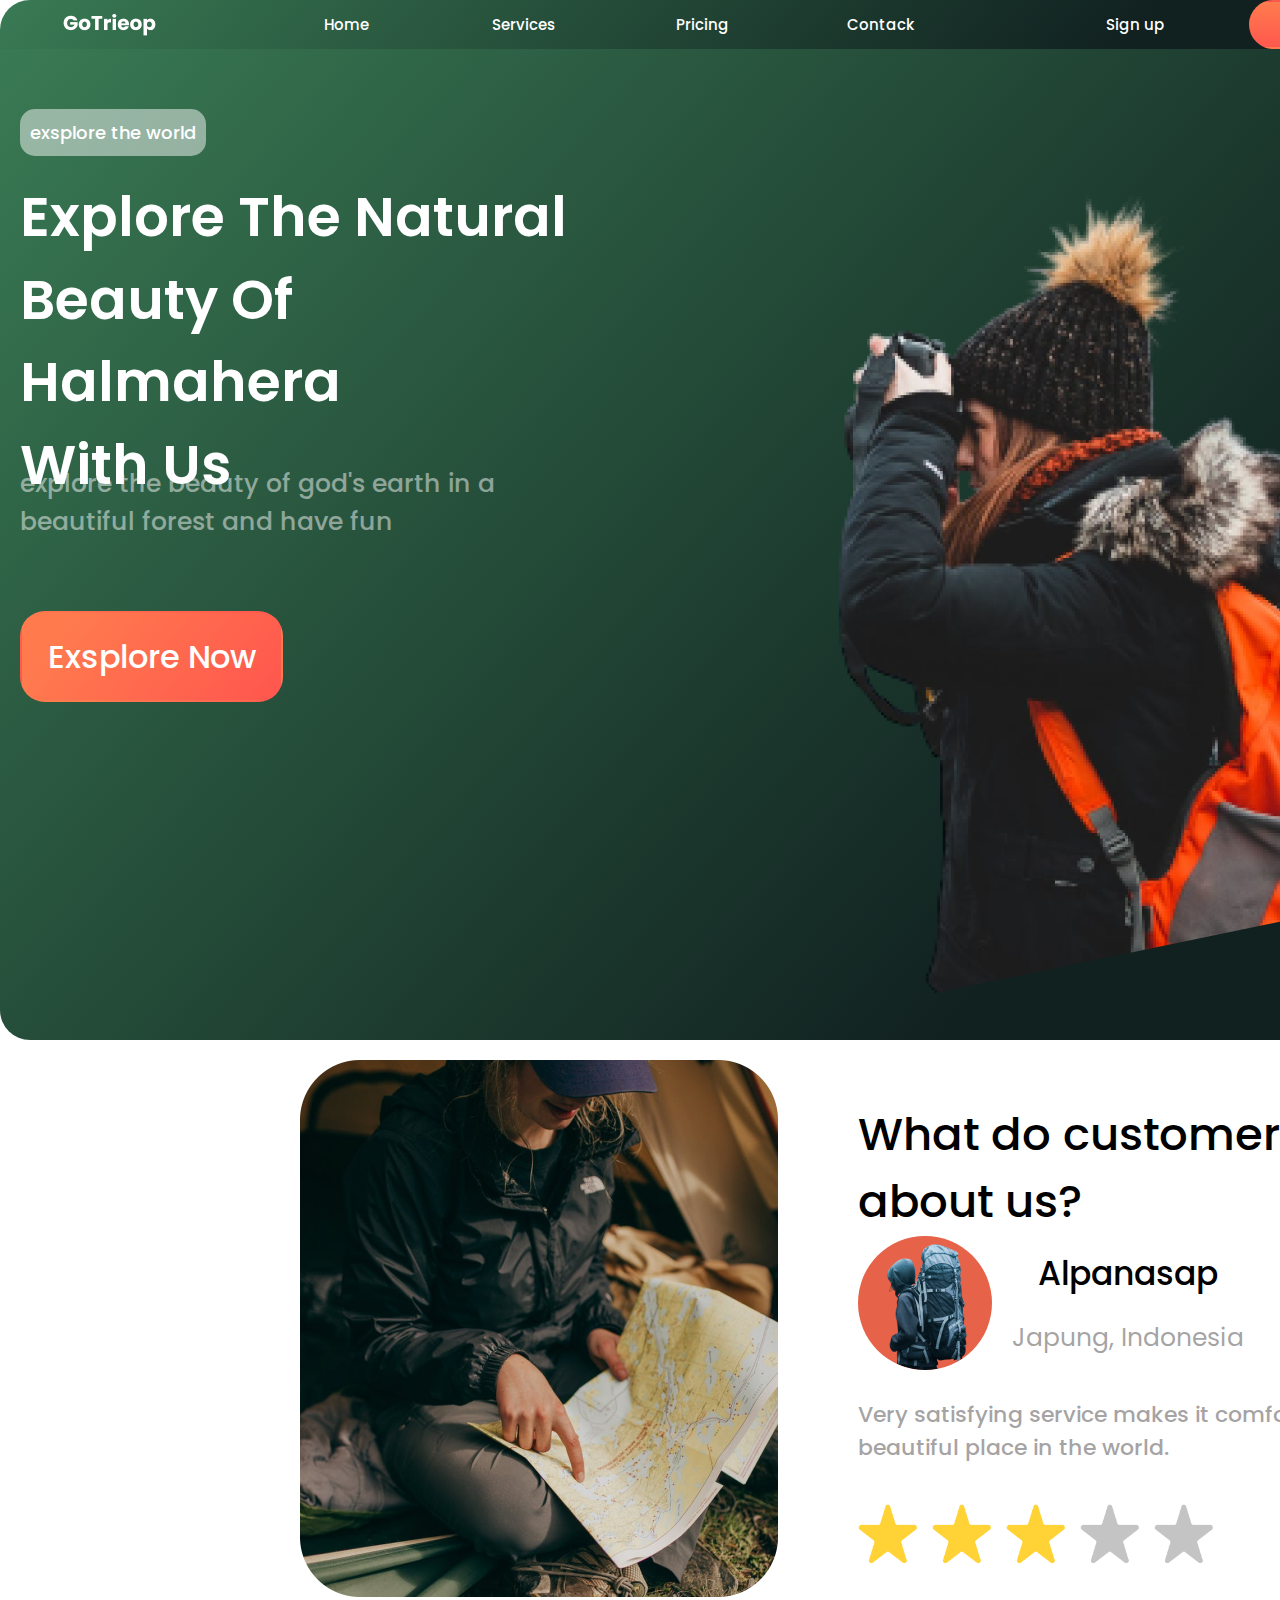
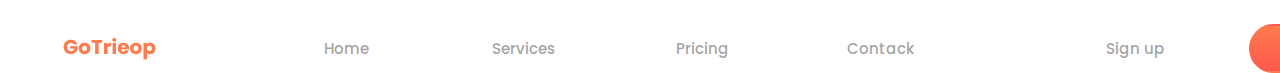
<file: lab1/index.html>
<!DOCTYPE html>
<html lang="en">
  <head>
    <meta charset="UTF-8" />
    <meta name="viewport" content="width=device-width, initial-scale=1.0" />
    <title>Ура! Мой первый сайт</title>
    <link href="./css/style.css" rel="stylesheet" />
    <link rel="preconnect" href="https://fonts.googleapis.com" />
    <link rel="preconnect" href="https://fonts.gstatic.com" crossorigin />
    <link
      href="https://fonts.googleapis.com/css2?family=Poppins:ital,wght@0,100;0,200;0,300;0,400;0,500;0,600;0,700;0,800;0,900;1,100;1,200;1,300;1,400;1,500;1,600;1,700;1,800;1,900&display=swap"
      rel="stylesheet"
    />
  </head>
  <body class="background_pic">
    <header>
      <div class="header poppins_medium">
        <div class="logo"><img src="./images/logo_header.png" alt="Logo"></div> <!-- Блок logo header -->
        <div class="header__navBar">
          <button class="header__navBar__item">Home</button> <!-- Элементы блока header__navBar -->
          <button class="header__navBar__item">Services</button>
          <button class="header__navBar__item">Pricing</button>
          <button class="header__navBar__item">Contack</button>
        </div>
        <div class="header__login">
          <button class="header__login__sign-up">Sign up</button> <!-- Элементы блока header__login -->
          <button class="header__login__button">Login</button>
        </div>
      </div>
    </header>

    <main>
      <div class="main poppins_medium">
        <div class="block-one">
          <div class="block-one__left">
            <div class="block-one__text1">exsplore the world</div> <!-- Элементы блока block-one__left -->
            <div class="block-one__text2">Explore The Natural<br>Beauty Of Halmahera<br>With Us</div>
            <div class="block-one__text3">explore the beauty of god's earth in a beautiful forest and have fun</div>
            <button class="block-one__button">Exsplore Now</button>
          </div>
          <div class="block-one__right">
            <img class="block-one__image" src="./images/Mask_Group.png" />
          </div>
        </div>
        <div class="block-two">
          <div class="block-two__left">
              <img class="image" src="./images/review.png" />
          </div>
          <div class="block-two__right">
              <div class="block-two__text1">What do customers say about us?</div>
              <div class="block-two__right_middle">
                <div class="block-two__right_middle_column_one">  <!-- Элементы блока block-two__right_middle -->
                  <img class="block-two__avatar" src="./images/avatar.png" />
                </div>
                <div class="block-two__right_middle_column_two">
                  <div class="block-two__text2">Alpanasap</div>
                  <div class="block-two__text3">Japung, Indonesia</div>
                </div>                  
              </div>
              <div class="block-two__text4">Very satisfying service makes it comfortable, a beautiful place in the world.</div>
              <div class="block-two__stars">
                  <img class="block-two__star-image" src="./images/Star 1.png" /> <!-- Элементы блока block-two__stars -->
                  <img class="block-two__star-image" src="./images/Star 1.png" />
                  <img class="block-two__star-image" src="./images/Star 1.png" />
                  <img class="block-two__star-image" src="./images/Star 2.png" />
                  <img class="block-two__star-image" src="./images/Star 2.png" />
              </div>
          </div>
        </div>
      </div>
    </main>
    
    <footer>
      <div class="footer">
        <div class="logo"><img src="./images/logo_footer.png" alt="Logo"></div> <!-- Блок logo footer -->
        <div class="footer__navBar">
          <button class="footer__navBar__item">Home</button> <!-- Элементы блока footer__navBar -->
          <button class="footer__navBar__item">Services</button>
          <button class="footer__navBar__item">Pricing</button>
          <button class="footer__navBar__item">Contack</button>
        </div>
        <div class="footer__login">
          <button class="footer__login__sign-up">Sign up</button> <!-- Элементы блока footer__login -->
          <button class="footer__login__button">Login</button>
        </div>
      </div>
    </footer>
  </body>
</html>
</file>
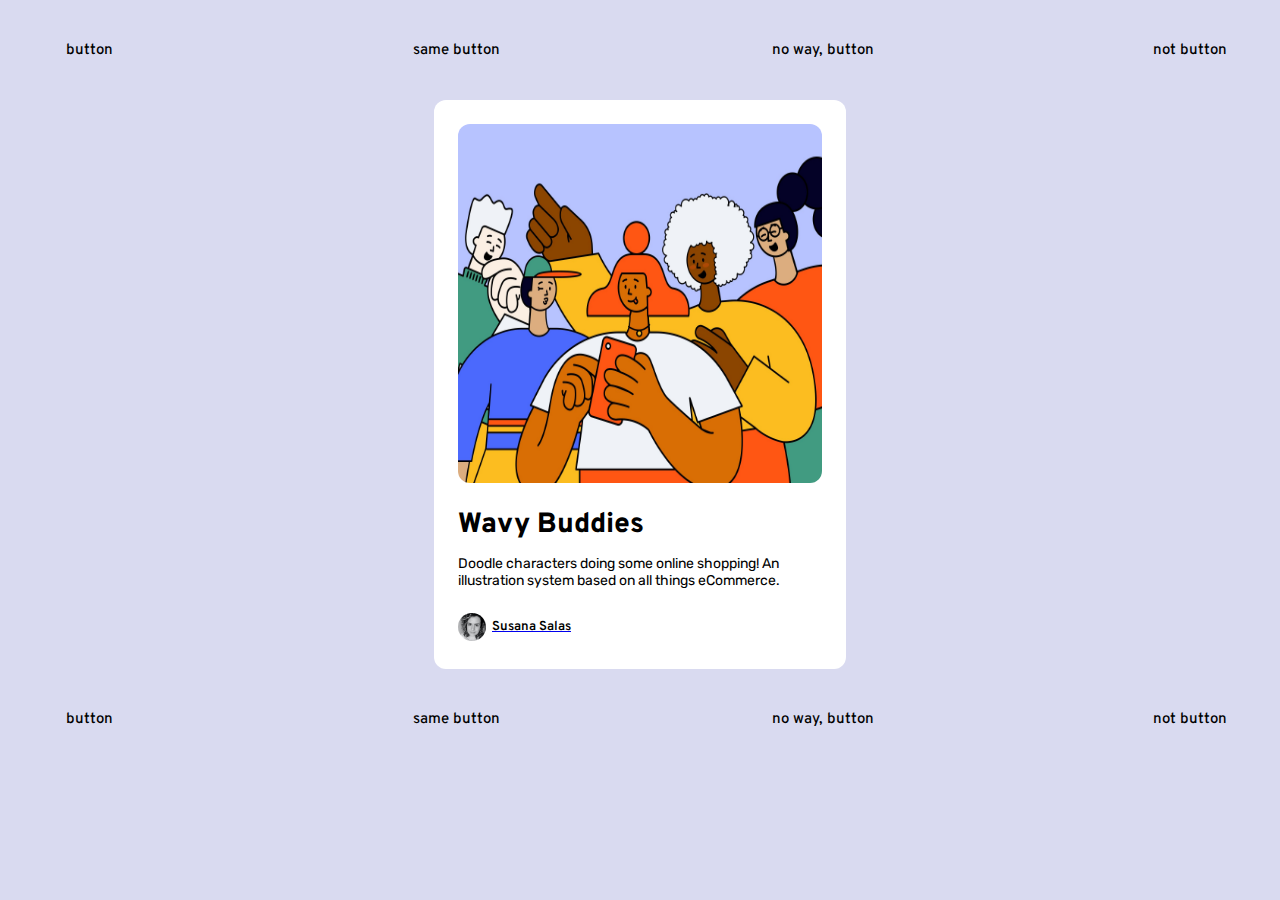
<file: lab4/index.html>
<!DOCTYPE html>
<html lang="en">
  <head>
    <meta charset="UTF-8" />
    <meta name="viewport" content="width=device-width, initial-scale=1.0" />
    <title>UtraCard for eCommerce</title>
    <link href="./css/style.css" rel="stylesheet" />
    <link rel="preconnect" href="https://fonts.googleapis.com" />
    <link rel="preconnect" href="https://fonts.gstatic.com" crossorigin />
    <link 
    href="https://fonts.googleapis.com/css2?family=Overpass:ital,wght@0,100..900;1,100..900&family=Poppins:ital,wght@0,100;0,200;0,300;0,400;0,500;0,600;0,700;0,800;0,900;1,100;1,200;1,300;1,400;1,500;1,600;1,700;1,800;1,900&family=Rubik:ital,wght@0,300..900;1,300..900&display=swap" 
    rel="stylesheet">
    <link rel="preconnect" href="https://fonts.googleapis.com">
    <link rel="preconnect" href="https://fonts.gstatic.com" crossorigin>
    <link 
    href="https://fonts.googleapis.com/css2?family=Overpass:ital,wght@0,100..900;1,100..900&family=Poppins:ital,wght@0,100;0,200;0,300;0,400;0,500;0,600;0,700;0,800;0,900;1,100;1,200;1,300;1,400;1,500;1,600;1,700;1,800;1,900&display=swap" 
    rel="stylesheet">
  </head>

  <body class="background">
    <header>
      <div class="header__navBar">
        <button class="header__navBar__item">button</button>
        <button class="header__navBar__item">same button</button>
        <button class="header__navBar__item">no way, button</button>
        <button class="header__navBar__item">not button</button>
      </div>
    </header>

    <main>
      <div class="card">
        <img class="card__image" src="./images/card_photo.jpg"/>
        <div class="card__title">Wavy Buddies</div>
        <div class="card__text">
          Doodle characters doing some online shopping! An illustration system based on all things eCommerce.
        </div>
        <div class="card__person">
          <img class="card__person__avatar" src="./images/avatar.png"/>
          <a class="card__person__link" href="https://blush.design/collections/0bopA8Y5vn29mdFBU2Br/wavy-buddies-illustrations">
            <div class="card__person__name">Susana Salas</div>
          </a>
        </div>
      </div>
    </main>
    
    <footer>
      <div class="footer__navBar">
        <button class="footer__navBar__item">button</button>
        <button class="footer__navBar__item">same button</button>
        <button class="footer__navBar__item">no way, button</button>
        <button class="footer__navBar__item">not button</button>
      </div>
    </footer>
  </body>
</html>
</file>
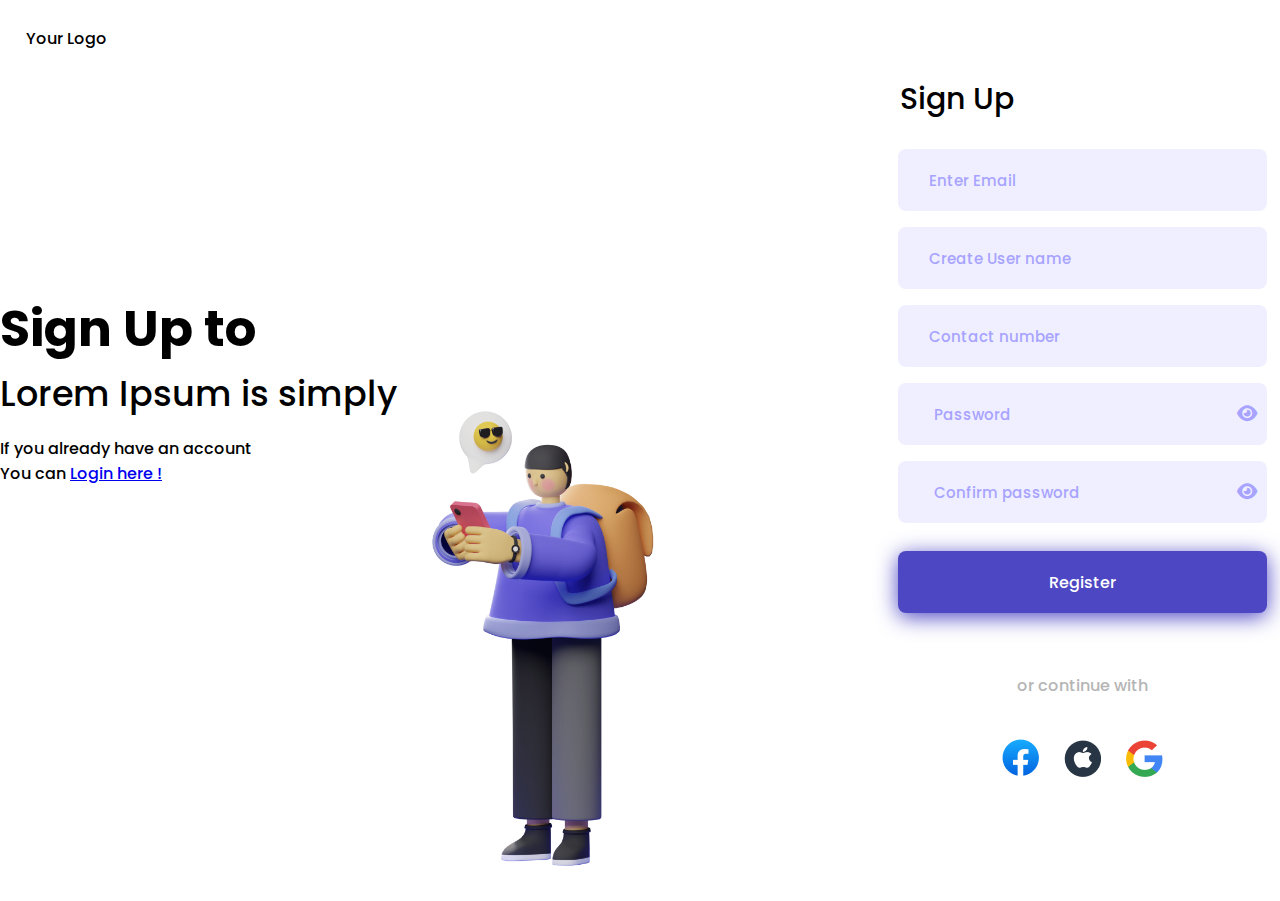
<file: lab5/index.html>
<!DOCTYPE html>
<html lang="en">
  <head>
    <meta charset="UTF-8" />
    <meta name="viewport" content="width=device-width, initial-scale=1.0" />
    <title>Var 1</title>
    <link href="./css/style.css" rel="stylesheet" />
    
    <link rel="preconnect" href="https://fonts.googleapis.com">
    <link rel="preconnect" href="https://fonts.gstatic.com" crossorigin>
    <link href="https://fonts.googleapis.com/css2?family=Poppins:ital,wght@0,100;0,200;0,300;0,400;0,500;0,600;0,700;0,800;0,900;1,100;1,200;1,300;1,400;1,500;1,600;1,700;1,800;1,900&display=swap" rel="stylesheet">
    <link rel="stylesheet" href="https://cdnjs.cloudflare.com/ajax/libs/font-awesome/6.0.0-beta3/css/all.min.css">  <!-- Коллекция векторных иконок -->
  </head>

  <div class="main">
    <body class="background">
      <header>
        <div class="header__navBar poppins_medium">
          <div class="header__navBar__logo">Your Logo</div>
        </div>
      </header>
      
      <main>
        <div class="main adaptive poppins_medium">
          <div class="entry_text-block">
            <div class="entry_text__text1">Sign Up to</div>
            <div class="entry_text__text2">Lorem Ipsum is simply</div>
            <p class="entry_text__text3">If you already have an account <br> You can <a href="https://google.com" title="Let's login!" target="_blank">Login here !</a></p>
            <img class="entry_text__image" src="./images/image.png" alt="image_entry_block"/>
          </div>
          <div class="sign_up_block">
            <div class="sign_up_block__text1">Sign Up</div>
            <input type="text" class="input_lines__cred" placeholder="Enter Email" required>
            <input type="text" class="input_lines__cred" placeholder="Create User name" required>
            <input type="tel"  class="input_lines__cred" placeholder="Contact number" required>
        
            <div class="sign_up_block__password-container">
              <input type="password" id="password" class="password-input" placeholder="Password" required> <!-- Поля обязательны для заполнения -->
              <button type="button" id="togglePassword" class="toggle-password">
                <i class="fas fa-eye"></i> <!-- Для отображения иконки из библиотеки -->
              </button>
            </div>

            <div class="sign_up_block__password-container">
              <input type="password" id="сonfirmpassword" class="password-input" placeholder="Confirm password" required>
              <button type="button" id="toggleconfirmPassword" class="toggle-password">
                <i class="fas fa-eye"></i>
              </button>
            </div>
            <script src="index.js"></script> <!-- Подключаем файл index.js -->

            <button class="register_button">Register</button>
            <div class="sign_up_block__text2">or continue with</div>
            <div class="social__block">
              <a href="https://www.facebook.com/"><img src="images/social/Facebook.png" alt="Facebook"></a>
              <a href="https://www.apple.com/"><img src="images/social/apple.png" alt="Apple"></a>
              <a href="https://www.google.com/"><img src="images/social/google.png" alt="Google"></a>
            </div>
          </div>
        </div>
      </main>
    </body>
  </div>
</html>
</file>
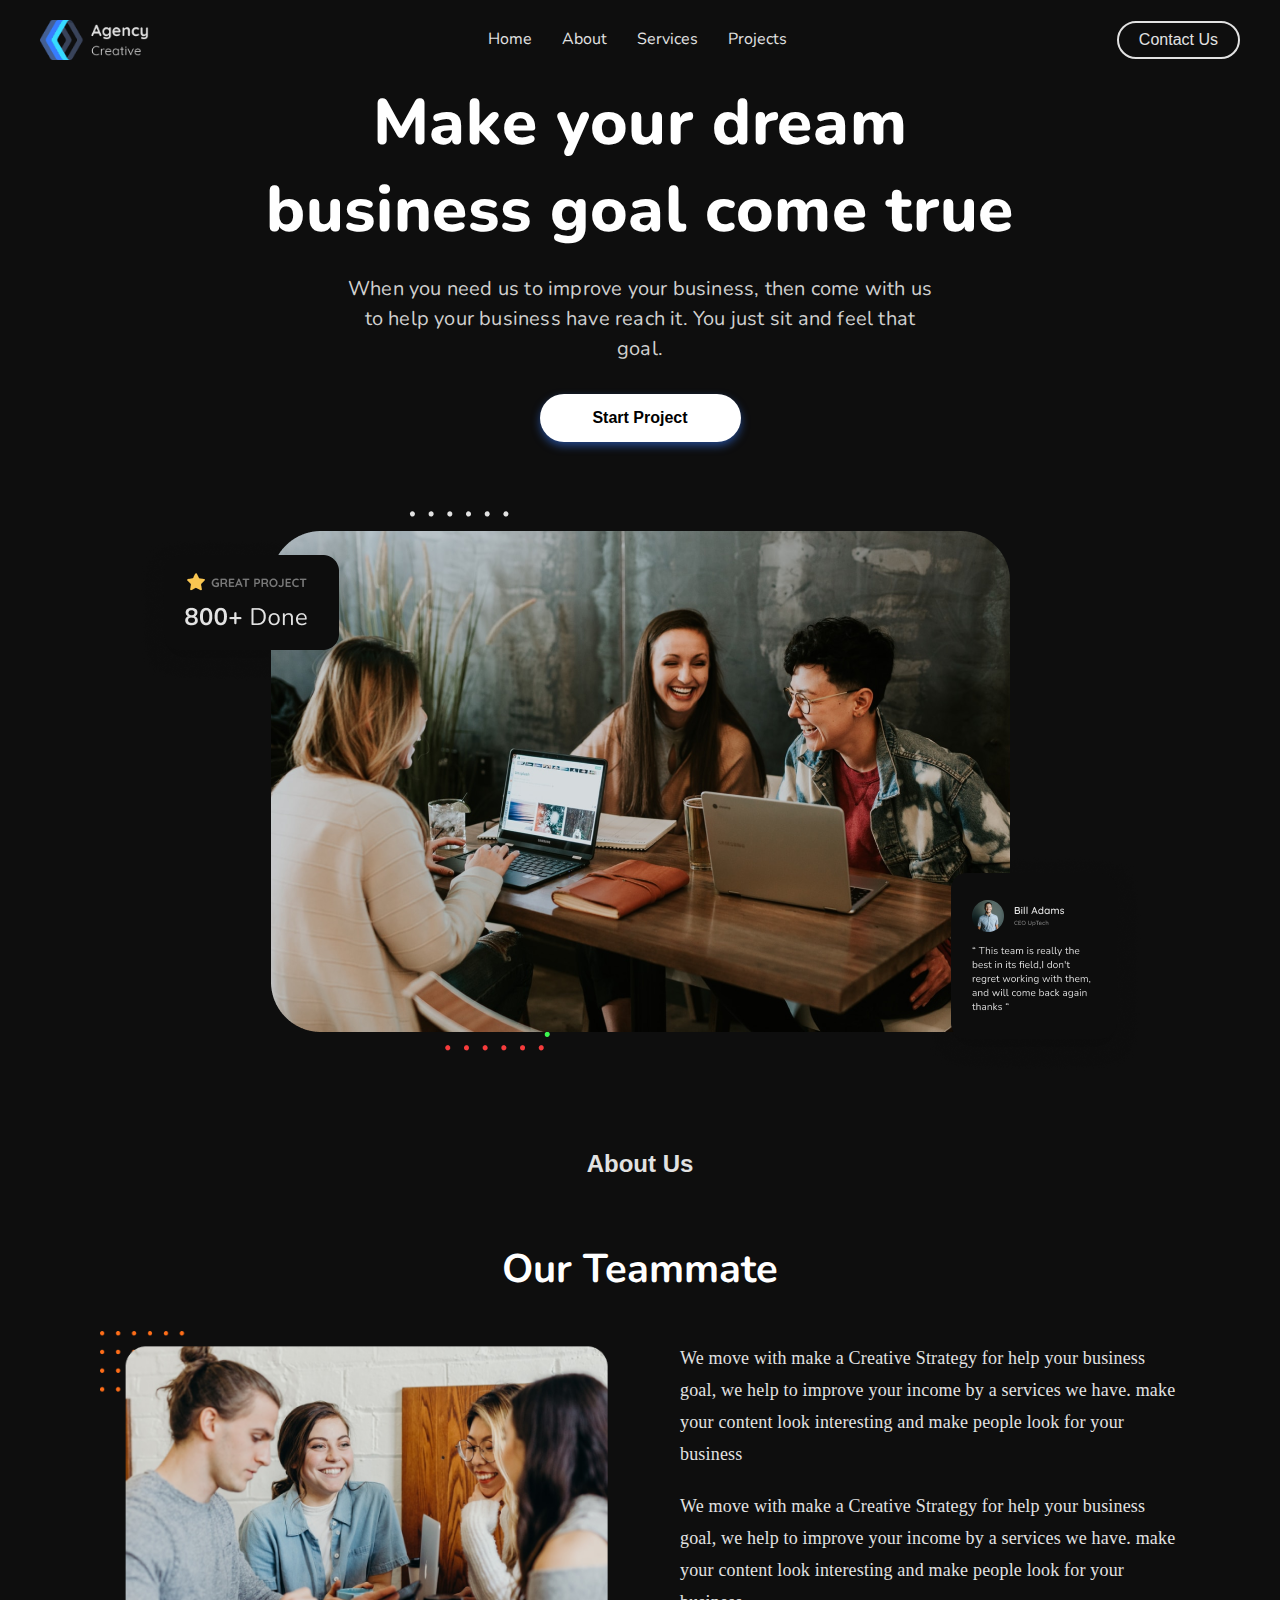
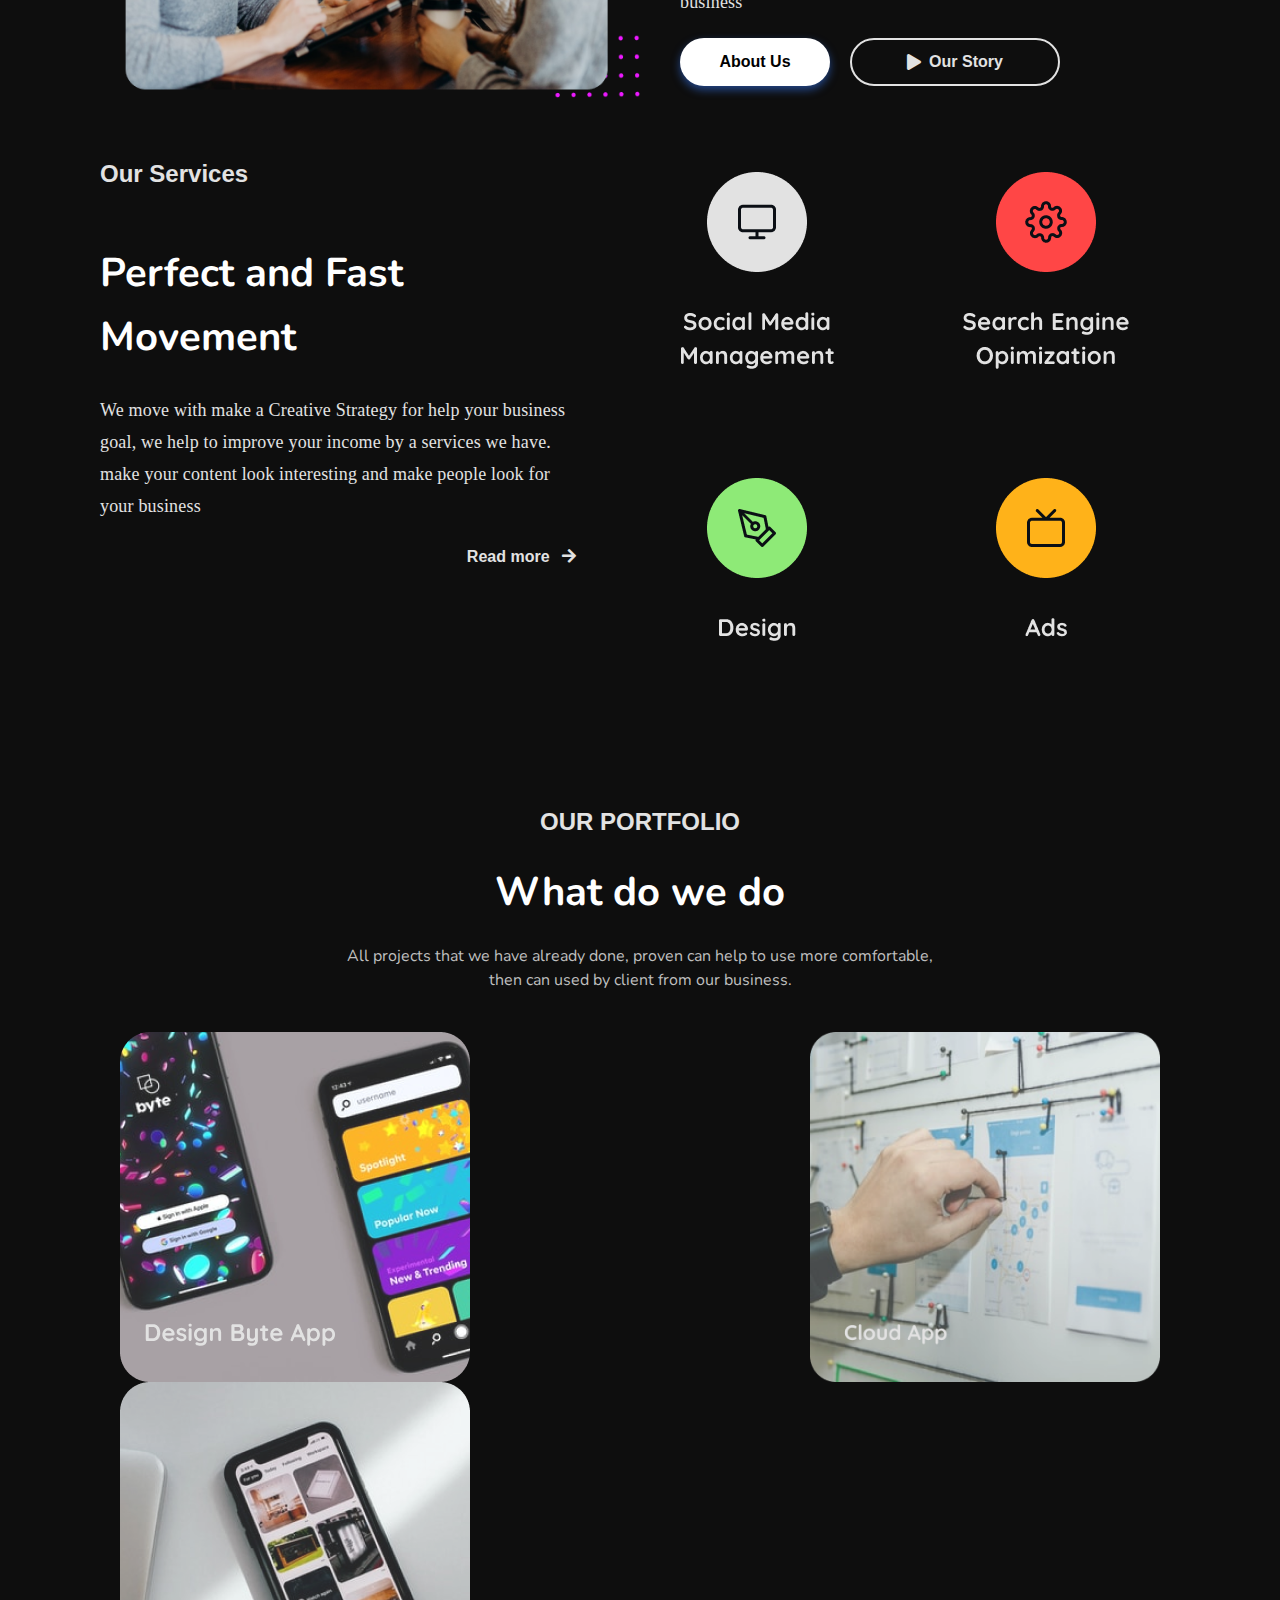
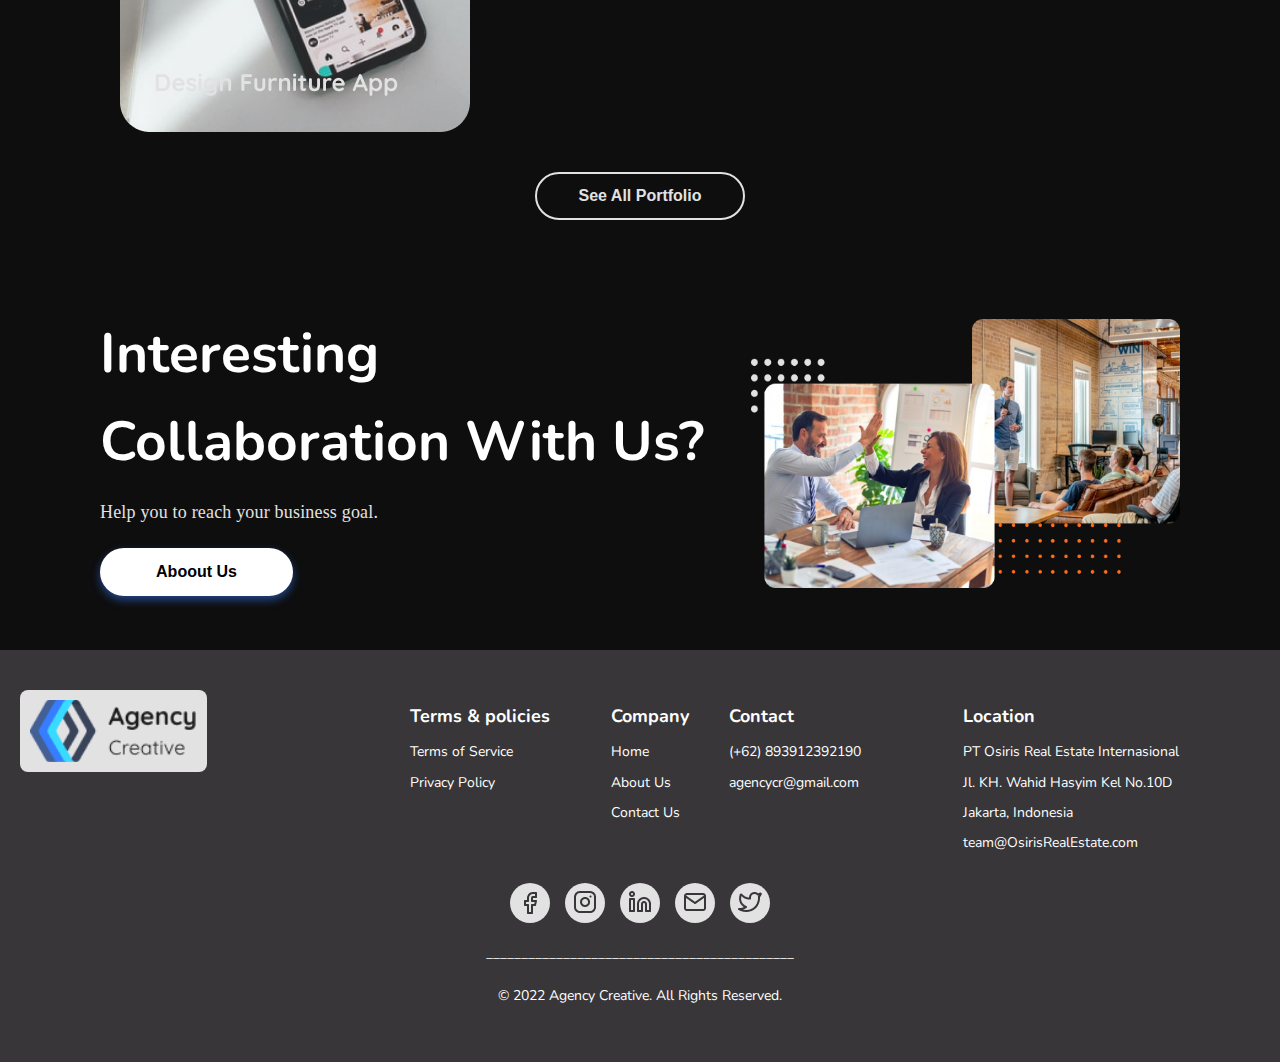
<file: lab6/index.html>
<!DOCTYPE html>
<html lang="en">
<head>
    <meta charset="UTF-8">
    <meta name="viewport" content="width=device-width, initial-scale=1.0">
    <title>Creative Agency</title>
    <link rel="stylesheet" href="css/style.css">
    <link rel="stylesheet" href="css/header.css">
    <link rel="stylesheet" href="css/main.css">
    <link rel="stylesheet" href="css/footer.css">
    <!-- Подключение шрифтов -->
    <link rel="preconnect" href="https://fonts.googleapis.com">
    <link rel="preconnect" href="https://fonts.gstatic.com" crossorigin>
    <!-- Шрифт Nunito -->
    <link href="https://fonts.googleapis.com/css2?family=Nunito:ital,wght@0,200..1000;1,200..1000&family=Poppins:ital,wght@0,100;0,200;0,300;0,400;0,500;0,600;0,700;0,800;0,900;1,100;1,200;1,300;1,400;1,500;1,600;1,700;1,800;1,900&display=swap" rel="stylesheet">
    <!-- Библиотека Font Awesome -->
    <link href="https://cdnjs.cloudflare.com/ajax/libs/font-awesome/5.15.4/css/all.min.css" rel="stylesheet">
    <!-- Скрипт для burger menu -->
    <script>
        function toggleMenu() {
          const nav = document.querySelector('.header__nav');
          nav.classList.toggle('active');
        }
    </script>
</head>

<body>
    <!-- Header -->
    <header class="header">
        <div class="header__logo">
          <img class="header__logo-image" src="images/logo.png" alt="Agency Creative Logo">
        </div>
        <div class="header__burger" onclick="toggleMenu()">
          <span class="header__burger-line"></span>
          <span class="header__burger-line"></span>
          <span class="header__burger-line"></span>
          <span class="header__burger-line"></span>
        </div>
        <nav class="header__nav">
          <ul class="header__menu">
            <li class="header__menu-item"><a href="#" class="header__link">Home</a></li>
            <li class="header__menu-item"><a href="#" class="header__link">About</a></li>
            <li class="header__menu-item"><a href="#" class="header__link">Services</a></li>
            <li class="header__menu-item"><a href="#" class="header__link">Projects</a></li>
          </ul>
        </nav>
        <div class="header__button">
          <button type="button" class="header__contact-button">Contact Us</button>
        </div>
    </header>
      
    <!-- Main -->
    <main class="main">
        
        <!-- Основной блок Dream Section -->
        <section class="main__dream">
            <!-- Заголовок секции -->
            <h1 class="main__dream-title">Make your dream business goal come true</h1>
            <!-- Подзаголовок -->
            <p class="main__dream-subtitle">
                When you need us to improve your business, then come with us to help your business have reach it. You just sit and feel that goal.
            </p>
            <!-- Кнопка для начала проекта -->
            <button class="main__dream-button" type="button">Start Project</button>
            <img class="main__dream-image" src="images/img_1_main_dream.png" alt="Dream team">
        </section>

        <section class="main__about">
            <p class="main__about__subtitle">About Us</p>
            <h1 class="main__about__title">Our Teammate</h1>
            <div class="main__about__content">  
              <div class="main__about__left">
                <img class="main__about__image" src="images/img_2_main_about.png" alt="Dream team">
              </div>
              <div class="main__about__right">
                <p class="main__text">
                  We move with make a Creative Strategy for help your business goal, we help to improve your income by a services we have. make your content look interesting and make people look for your business
                </p>
                <p class="main__text">
                  We move with make a Creative Strategy for help your business goal, we help to improve your income by a services we have. make your content look interesting and make people look for your business
                </p>
                <div class="main__about__buttons">
                  <button class="main__about__button-white" type="button">About Us</button>
                  <button class="main__about__button-black" type="button">
                    <i class="fa fa-play button__icon" style="margin-right: 8px;"></i>
                    <span>Our Story</span>
                  </button>
                </div>
              </div>
            </div>
          </section>
          

        <!-- Services Section -->
        <section class="main__services">
                <div class="main__services__left">
                    <p class="main__services__subtitle">Our Services</p>
                    <h1 class="main__services__title">Perfect and Fast Movement</h1>
                    <p class="main__text">
                        We move with make a Creative Strategy for help your business goal, we help to improve your income by a services we have. make your content look interesting and make people look for your business
                    </p>
                    <button class="main__services__button-black" type="button">
                        <span>Read more</span>
                        <i class="fa fa-arrow-right" style="margin-left: 8px;"></i>
                    </button>
                </div>
                <div class="main__services__right">
                    <div class="services__item">
                        <img src="images/services/social_media.png" alt="Social Media Management" class="main__services__icon">
                    </div>
                    <div class="services__item">
                        <img src="images/services/search_engine.png" alt="Search Engine Optimization" class="main__services__icon">
                    </div>
                    <div class="services__item">
                        <img src="images/services/design.png" alt="Design" class="main__services__icon">
                    </div>
                    <div class="services__item">
                        <img src="images/services/ads.png" alt="Ads" class="main__services__icon">
                    </div>
                </div>            
        </section>
        
        <!-- Portfolio Section -->
        <section class="main__portfolio">
            <p class="main__portfolio__subtitle">Our Portfolio</p>
            <h1 class="main__portfolio__title">What do we do</h1>
            <p class="main__portfolio__text">
                All projects that we have already done, proven can help to use more comfortable, then can used by client from our business.
            </p>
            <div class="main__portfolio__gallery">
                <div class="portfolio__item">
                    <img src="images/portfolio/img_1.png" alt="Design Byte App" class="portfolio__image">
                </div>
                <div class="portfolio__item">
                    <img src="images/portfolio/img_2.png" alt="Cloud App" class="portfolio__image">
                </div>
                <div class="portfolio__item">
                    <img src="images/portfolio/img_3.png" alt="Design Furniture App" class="portfolio__image">
                </div>
            </div>
            <button class="main__portfolio__button-black" type="button">
                <span>See All Portfolio</span>
            </button>
        </section>

        <!-- Collaboration Section -->
        <section class="main__collaboration">
            <div>
                <h1 class="main__collaboration__title">Interesting Collaboration With Us?</h1>
                <p class="main__text">Help you to reach your business goal.</p>
                <button class="main__collaboration__button-white" type="button">Aboout Us</button>
            </div>
            <div>
                <img src="images/img_3_double_desk.png" alt="WorkWithUs" class="portfolio__image">
            </div>
        </section>
    </main>

    <!-- Footer -->
    <footer class="footer">
        <div class="footer__content">
            <!-- Логотип -->
            <div class="footer__info">
                <img src="images/footer_logo.png" alt="Agency Creative Logo" class="footer__logo">
            </div>
            <!-- Terms & Policies и Company -->
            <div class="footer__info__double_column">
                <div>
                    <h1 class="footer__title">Terms & policies</h1>
                    <a href="#" class="footer__link">Terms of Service</a>
                    <a href="#" class="footer__link">Privacy Policy</a>
                </div>
                <div>
                    <h1 class="footer__title">Company</h1>
                    <a href="#" class="footer__link">Home</a>
                    <a href="#" class="footer__link">About Us</a>
                    <a href="#" class="footer__link">Contact Us</a>
                </div>
            </div>
            <!-- Contact -->
            <div>
                <h1 class="footer__title">Contact</h1>
                <a href="#" class="footer__link">(+62) 893912392190</a>
                <a href="#" class="footer__link">agencycr@gmail.com</a>
            </div>
            <!-- Location -->
            <div>
                <h1 class="footer__title">Location</h1>
                <a href="#" class="footer__link">PT Osiris Real Estate Internasional</a>
                <a href="#" class="footer__link">Jl. KH. Wahid Hasyim Kel No.10D</a>
                <a href="#" class="footer__link">Jakarta, Indonesia</a>
                <a href="#" class="footer__link">team@OsirisRealEstate.com</a>
            </div>
        </div>
        <!-- Социальные ссылки -->
        <div class="footer__socials">
            <a href="#" class="footer__social-link">
                <img src="images/socials/facebook.png" alt="Facebook">
            </a>
            <a href="#" class="footer__social-link">
                <img src="images/socials/instagram.png" alt="Instagram">
            </a>
            <a href="#" class="footer__social-link">
                <img src="images/socials/linkedin.png" alt="LinkedIn">
            </a>
            <a href="#" class="footer__social-link">
                <img src="images/socials/mail.png" alt="Mail">
            </a>
            <a href="#" class="footer__social-link">
                <img src="images/socials/twitter.png" alt="Twitter">
            </a>
        </div>
        <p class="footer__text">____________________________________________</p>
        <p class="footer__text">© 2022 Agency Creative. All Rights Reserved.</p>
</footer>
</body>
</html>
</file>
<file: lab1/css/style.css>
@import url("header.css");
@import url("main.css");
@import url("footer.css");

.poppins_medium {
  color: white;
  font-family: "Poppins", sans-serif;
  font-weight: 500;
  font-style: normal;
}

.background_pic {
  width: 100%;
  margin: 0;
  padding: 0;
  background-size: cover;
  background-position: center center;
  background-attachment: fixed;
}
</file>
<file: lab4/css/style.css>
@import url("header.css");
@import url("main.css");
@import url("footer.css");

.background {
  background-color: #D9DAF0;
  width: 100%;
  margin: 0;
  padding: 0;
  background-size: cover;
  background-position: center center;
  background-attachment: fixed;
}

* {
  margin: 0;
  padding: 0;
  border: 0;
  box-sizing: border-box;
}
</file>
<file: lab5/css/style.css>
@import url("header.css");
@import url("main.css");

.background {
  background-color: white;
  width: 100%;
  margin: 0;
  padding: 0;
  background-size: cover;
  background-position: center center;
  background-attachment: fixed;
}

.poppins_medium {
  color: rgb(0, 0, 0);
  font-family: "Poppins", sans-serif;
  font-weight: 500;
  font-style: normal;
}
</file>
<file: lab6/css/style.css>
/* Импорт шрифта */
@import url('https://fonts.googleapis.com/css2?family=Poppins:wght@400;500;600;700&display=swap');

/* Глобальные стили для всей странички */
body {
  max-width: 1440px;
  margin: 0 auto; /* Центрируем содержимое страницы */
  padding: 0; /* Убираем внутренние отступы */
  font-family: 'Nunito', Arial, sans-serif; /* Основной шрифт сайта */
  background-color: #0E0E0E; /* Фон сайта — тёмно-серый */
  color: #ffffff; /* Цвет текста — белый */
  line-height: 1.6; /* Межстрочный интервал для удобства чтения */
  -webkit-font-smoothing: antialiased; /* Улучшение сглаживания шрифтов в браузерах на основе WebKit */
  -moz-osx-font-smoothing: grayscale; /* Улучшение сглаживания шрифтов для macOS */
}

a {
  text-decoration: none; /* Убираем подчёркивание у ссылок */
  color: inherit; /* Наследуем цвет текста для ссылок */
}

img {
  max-width: 100%; /* Изображение не превышает ширину контейнера */
  height: auto; /* Сохраняем пропорции изображения */
  display: block; /* Убираем нижний отступ у изображений, свойственный inline-элементам */
}

ul, ol {
  list-style: none; /* Убираем маркеры у списков */
  margin: 0; /* Убираем внешние отступы */
  padding: 0; /* Убираем внутренние отступы */
}

/* Утилитарные классы */

/* Контейнер для центрирования содержимого */
.container {
  margin: 0 auto; /* Центрируем контейнер */
}

/* Универсальный flex-контейнер */
.flex {
  display: flex; /* Включаем режим flexbox */
  align-items: center; /* Вертикальное выравнивание по центру */
  justify-content: center; /* Горизонтальное выравнивание по центру */
}

/* Центрирование текста */
.text-center {
  text-align: center; /* Выравнивание текста по центру */
}

/* Глобальные переходы и базовые стили для всех элементов */
* {
  box-sizing: border-box; /* Включаем расчет размеров элементов с учетом внутренних и внешних отступов */
  transition: all 0.3s ease-in-out; /* Глобальная анимация для плавного изменения любых свойств */
}
</file>
<file: lab6/css/header.css>
/* Основной стиль header */
.header {
  background-color: transparent;
  display: flex;
  align-items: center;
  justify-content: space-between;
  padding: 20px 40px;
  box-sizing: border-box;
  position: relative;
  color: #E2E2E2;
}

/* Логотип */
.header__logo {
  display: flex;
  align-items: center;
}

.header__logo-image {
  height: 40px;
  margin-right: 10px;
}

.header__logo-title {
  font-size: 18px;
  font-weight: bold;
}

.header__logo-subtitle {
  font-size: 14px;
  color: #A5A5A5;
}

/* Меню */
.header__nav {
  display: flex;
  flex-grow: 1;
  justify-content: center;
}

.header__menu {
  display: flex;
  list-style: none;
  margin: 0;
  padding: 0;
  gap: 30px;
}

/* Элементы меню */
.header__menu-item {
  margin: 0; /* Убираем отступы */
  padding: 0; /* Убираем внутренние отступы */
}


.header__link {
  text-decoration: none;
  color: #E2E2E2;
  font-size: 16px;
  transition: color 0.3s ease;
}

.header__link:hover {
  color: #FFF;
}

/* Кнопка "Contact Us" */
.header__contact-button {
  background-color: transparent;
  color: #E2E2E2;
  border: 2px solid #E2E2E2;
  border-radius: 24px;
  padding: 8px 20px;
  font-size: 16px;
  cursor: pointer;
  transition: background-color 0.3s ease, color 0.3s ease;
}

.header__contact-button:hover {
  background-color: #E2E2E2;
  color: #1c1c1c;
}

/* Бургер-меню */
.header__burger {
  display: none;
  flex-direction: column;
  gap: 5px;
  cursor: pointer;
}

.header__burger-line {
  width: 25px;
  height: 3px;
  background-color: #E2E2E2;
  transition: all 0.3s ease;
}

/* Мобильная версия */
@media (max-width: 768px) {
  .header {
    padding: 15px 20px;
  }

  .header__nav {
    display: none; /* Скрываем меню по умолчанию */
    position: absolute;
    top: 60px;
    right: 20px;
    background-color: #1c1c1c;
    border-radius: 8px;
    flex-direction: column; /* Выстраиваем меню в столбец */
    gap: 10px;
    padding: 20px;
  }

  .header__burger {
    display: flex; /* Показываем бургер-меню */
  }

  .header__button {
    display: none; /* Прячем кнопку "Contact Us" */
  }

  .header__menu {
    display: flex; /* Используем flex-контейнер */
    flex-direction: column; /* Располагаем элементы списка в столбец */
    list-style: none; /* Убираем маркеры списка */
    margin: 0;
    padding: 0;
    gap: 15px; /* Расстояние между элементами */
  }

  .header__menu-item {
    margin: 0; /* Убираем внешние отступы */
  }

  .header__nav.active {
    display: flex; /* Показываем меню, когда активное */
  }
}
</file>
<file: lab6/css/main.css>
/* Основной наш main */
.main {
    display: flex;
    flex-direction: column; /* Располагаем блоки в столбец */
    gap: 40px; /* Расстояние между секциями */
    margin: 0 auto; /* Выравнивание по центру */
    padding: 0 100px; /* Отступы 100px слева и справа */
}

.main__text {
    font-family: Quicksand;
    font-size: 20px;
    font-weight: 400;
    line-height: 32px;
    letter-spacing: 0.01em;
    text-underline-position: from-font;
    text-decoration-skip-ink: none;
}

/* Секции внутри main */

/* main_dream */
/* Основной контейнер секции main__dream */
.main__dream {
    display: flex;
    flex-direction: column; /* Располагаем элементы в столбец */
    align-items: center; /* Центрируем элементы по горизонтали */
    justify-content: center; /* Центрируем элементы по вертикали */
    text-align: center; /* Текст выравнивается по центру */
    background-color: transparent; /* Фон секции */
}

/* Заголовок секции */
.main__dream-title {
    font-family: 'Nunito', sans-serif;
    font-size: 64px; /* Размер шрифта */
    font-weight: 800; /* Жирный шрифт */
    line-height: 87px; /* Межстрочный интервал */
    letter-spacing: 0.01em; /* Межбуквенное расстояние */
    color: #fff; /* Белый цвет текста */
    max-width: 765px; /* Максимальная ширина текста */
    margin: 0 auto 20px; /* Центрирование и нижний отступ */
}

/* Подзаголовок секции */
.main__dream-subtitle {
    font-family: 'Nunito', sans-serif;
    font-size: 20px; /* Размер шрифта */
    font-weight: 400; /* Обычный вес шрифта */
    line-height: 30px; /* Межстрочный интервал */
    letter-spacing: 0.01em; /* Межбуквенное расстояние */
    color: #d0d0d0; /* Светло-серый цвет текста */
    max-width: 600px; /* Максимальная ширина текста */
    margin: 0 auto 30px; /* Центрирование и нижний отступ */
}

/* Кнопка секции */
.main__dream-button {
    display: flex; /* Используем Flexbox для центровки текста */
    align-items: center; /* Центрируем текст по вертикали */
    justify-content: center; /* Центрируем текст по горизонтали */
    width: 201px; /* Фиксированная ширина */
    height: 48px; /* Фиксированная высота */
    font-family: 'Quicksand', sans-serif;
    font-size: 16px; /* Размер текста */
    font-weight: 700; /* Жирный текст */
    line-height: 24px; /* Межстрочный интервал */
    color: #000; /* Черный цвет текста */
    background-color: #fff; /* Белый фон кнопки */
    border: none; /* Убираем рамки */
    border-radius: 30px; /* Скругленные углы */
    cursor: pointer; /* Курсор в виде руки */
    transition: all 0.3s ease; /* Анимация при наведении */
    box-shadow: 0 4px 8px rgba(55, 125, 255, 0.5); /* Тень */
}

/* Состояние при наведении */
.main__dream-button:hover {
    background-color: #f0f0f0; /* Светлый фон при наведении */
    box-shadow: 0 6px 15px rgba(255, 255, 255, 0.3); /* Более выраженная тень */
}

/* Изображение секции */
.main__dream-image {
    max-width: 100%; /* Изображение адаптируется под ширину контейнера */
    height: auto; /* Пропорциональное изменение высоты */
    margin-top: 30px; /* Отступ сверху */
}
/* main_dream */

/* main_about */
/* Основной контейнер секции About Us */
.main__about {
    display: flex; /* Используем Flexbox для выравнивания элементов */
    flex-direction: column;
    align-items: center; /* Центрирование контента */
    gap: 10px; /* Расстояние между элементами */
}

/* Заголовок "About Us" */
.main__about__subtitle {
    font-family: 'Quicksand', sans-serif;
    font-size: 24px;
    font-weight: 600;
    line-height: 24px;
    color: #E2E2E2; /* Светло-серый цвет текста */
    text-align: center; /* Выравнивание текста по центру */
}

/* Крупный заголовок "Our Teammate" */
.main__about__title {
    font-family: 'Nunito', sans-serif;
    font-size: 40px;
    font-weight: 700;
    color: #FFF; /* Белый цвет текста */
    text-align: center; /* Центрирование текста */
    margin-bottom: 20px; /* Отступ снизу */
}

/* Контейнер с изображением и текстом */
.main__about__content {
    display: flex; /* Flexbox для размещения изображений и текста */
    flex-direction: row; /* В строку для десктопа */
    align-items: center; /* Центрирование по вертикали */
    gap: 40px; /* Пространство между колонками */
}

/* Левая часть с изображением */
.main__about__left {
    flex: 1; /* Равное деление пространства */
}

.main__about__image {
    width: 100%; /* Изображение адаптивно занимает весь контейнер */
}

/* Правая часть с текстом */
.main__about__right {
    flex: 1; /* Равное деление пространства */
    font-weight: 400;
    line-height: 1.8;
    text-align: left; /* Текст выравнивается по левому краю */
    max-width: 500px; /* Ограничение ширины для лучшего чтения */
}

/* Кнопки */
.main__about__buttons {
    display: flex; /* Flexbox для размещения кнопок в строку */
    justify-content: flex-start; /* Выравнивание кнопок влево */
    gap: 20px; /* Расстояние между кнопками */
    margin-top: 20px; /* Отступ сверху */
}

/* Кнопка "About Us" */
.main__about__button-white {
    display: flex; /* Flexbox для выравнивания текста */
    align-items: center; /* Центрирование текста по вертикали */
    justify-content: center; /* Центрирование текста по горизонтали */
    width: 150px;
    height: 48px;
    background-color: #FFF; /* Белый фон */
    color: #000; /* Черный текст */
    font-size: 16px;
    font-weight: 700;
    border-radius: 24px; /* Скругленные углы */
    box-shadow: 0px 4px 8px rgba(55, 125, 255, 0.5); /* Тень кнопки */
    border: none;
    cursor: pointer;
    transition: background-color 0.3s ease, box-shadow 0.3s ease;
}

.main__about__button-white:hover {
    background-color: #F0F0F0; /* Светлый фон при наведении */
    box-shadow: 0px 6px 15px rgba(255, 255, 255, 0.5); /* Больше тени при наведении */
}

/* Кнопка "Our Story" */
.main__about__button-black {
    display: flex;
    align-items: center; /* Центрирование иконки и текста */
    justify-content: center;
    width: 210px;
    height: 48px;
    background-color: transparent; /* Прозрачный фон */
    color: #E2E2E2; /* Светло-серый текст */
    font-size: 16px;
    font-weight: 700;
    border: 2px solid #E2E2E2; /* Светлая рамка */
    border-radius: 24px; /* Скругленные углы */
    cursor: pointer;
    transition: background-color 0.3s ease, color 0.3s ease;
}

.main__about__button-black:hover {
    background-color: #E2E2E2; /* Светлый фон при наведении */
    color: #1C1C1C; /* Темный текст при наведении */
}

/* Иконка в кнопке */
.button__icon {
    margin-right: 8px; /* Отступ справа от иконки */
}

/* Для адаптации секции на мобильных устройствах */
@media (max-width: 768px) {
    .main__about {
        display: flex;
        flex-direction: column; /* Элементы секции в столбик */
        align-items: center; /* Центрирование всех элементов */
    }

    .main__about__subtitle {
        order: 1; /* Первый элемент - Подзаголовок */
    }

    .main__about__title {
        order: 2; /* Второй элемент - Заголовок */
    }

    .main__about__content {
        display: flex;
        flex-direction: column; /* Внутренний контент в столбик */
        align-items: center; /* Центрирование текста и кнопок */
        text-align: center;
        gap: 10px; /* Расстояние между элементами */
        order: 3; /* Контейнер контента идет после заголовка */
    }

    .main__about__right .main__text {
        order: 3; /* Текст располагается первым внутри контента */
    }

    .main__about__buttons {
        order: 4; /* Кнопки идут после текста */
        justify-content: center; /* Центрирование кнопок */
    }

    .main__about__left {
        order: 5; /* Картинка идет последней */
    }
}

/* main_about */

/* main_services */

/* Основной контейнер секции Our Services */
.main__services {
    display: flex; /* Flexbox для размещения изображений и текста */
    flex-direction: row; /* В строку для десктопа */
    gap: 40px; /* Пространство между колонками */
}

.main__services__left {
    text-align: left;
    display: flex; /* Flexbox для содержимого */
    flex-direction: column; /* Располагаем элементы в колонку */
    align-items: flex-start; /* Выравниваем все элементы по левому краю */
    gap: 5px; /* Пространство между элементами */
    position: relative; /* Задаём относительное позиционирование для блока */
}

/* Заголовок "About Us" */
.main__services__subtitle {
    font-family: 'Quicksand', sans-serif;
    font-size: 24px;
    font-weight: 600;
    line-height: 24px;
    color: #E2E2E2; /* Светло-серый цвет текста */
}

/* Крупный заголовок "Our Teammate" */
.main__services__title {
    font-family: 'Nunito', sans-serif;
    font-size: 40px;
    font-weight: 700;
    color: #FFF; /* Белый цвет текста */
    margin-bottom: 20px; /* Отступ снизу */
}

.main__services__button-black {
    background-color: transparent; /* Прозрачный фон */
    color: #E2E2E2; /* Светло-серый текст */
    font-size: 16px; /* Размер текста */
    font-weight: 700; /* Жирность текста */
    border: transparent; /* Прозрачная рамка */
    border-radius: 24px; /* Скругленные углы кнопки */
    cursor: pointer; /* Указатель-рука при наведении */
    margin-left: auto; /* Отодвигаем кнопку вправо */
}

/* Контейнер для элементов справа */
.main__services__right {
    display: grid; /* Используем grid для упрощения позиционирования элементов */
    grid-template-columns: repeat(2, 1fr); /* Две колонки */
    gap: 20px; /* Пространство между карточками */
}

/* Карточка услуги */
.services__item {
    display: flex; /* Flexbox для позиционирования содержимого */
    align-items: center; /* Центрирование содержимого по вертикали */
    justify-content: center; /* Центрирование содержимого по горизонтали */
    width: 269px; /* Ширина карточки */
    height: 269px; /* Высота карточки */
    border-radius: 30px; /* Скругление углов */
    border: 1px solid transparent; /* Прозрачная рамка */
    background-color: transparent; /* Прозрачный фон */
    transition: background-color 0.3s ease, border-color 0.3s ease; /* Плавные переходы */
    cursor: pointer; /* Указатель-рука при наведении */
}

/* Эффект при наведении на карточку */
.services__item:hover {
    background-color: #0B0F15; /* Изменение фона на затемнённый */
    border-color: #E2E2E2; /* Появление светлой рамки */
}

/* Для адаптации секции на мобильных устройствах */
@media (max-width: 768px) {
    .main__services {
        flex-direction: column; /* Перестраиваем секцию в столбец */
        gap: 20px; /* Уменьшаем расстояние между блоками */
    }
    
    /* Заголовок "About Us" */
    .main__services__subtitle {
        margin: 0 auto; /* Выравниваем по центру */
    }

    .main__services__right {
        grid-template-columns: 1fr; /* Одна колонка для мобильных устройств */
        justify-items: center; /* Центрирование карточек */
    }

    .services__item {
        width: 90%; /* Адаптивная ширина для мобильных устройств */
        height: auto; /* Автоматическая высота */
    }
    .main__services__button-black   {
        margin-left: 0;
    }
}
/* main_services */

/* Our Portfolio */
/* Общий контейнер секции */
.main__portfolio {
    text-align: center; /* Центрируем текст внутри секции */
    padding: 50px 20px; /* Отступы внутри секции */
    background-color: transparent; /* Фон секции */
    color: #E2E2E2; /* Цвет текста */
}

/* Подзаголовок секции */
.main__portfolio__subtitle {
    font-family: 'Quicksand', sans-serif;
    font-size: 24px;
    font-weight: 600;
    line-height: 24px;
    color: #E2E2E2; /* Светло-серый цвет текста */
    text-transform: uppercase; /* Преобразование текста в верхний регистр */
}

/* Заголовок секции */
.main__portfolio__title {
    font-family: 'Nunito', sans-serif;
    font-size: 40px;
    font-weight: 700;
    color: #FFF; /* Белый цвет текста */
    margin-bottom: 20px; /* Отступ снизу */
}

/* Описание секции */
.main__portfolio__text {
    font-size: 16px; /* Размер текста */
    line-height: 1.5; /* Межстрочный интервал */
    max-width: 600px; /* Максимальная ширина текста */
    margin: 0 auto 40px auto; /* Центрирование и отступ снизу */
    color: #BFBFBF; /* Светло-серый текст */
}

/* Галерея */
.main__portfolio__gallery {
    display: flex; /* Выравниваем элементы в строку */
    justify-content: space-between; /* Равномерное распределение фотографий */
    gap: 0; /* Убираем внутренний зазор между элементами (если не нужен) */
    margin-bottom: 40px; /* Отступ снизу */
    flex-wrap: wrap; /* Разрешаем перенос строк для адаптивности */
}


/* Элемент галереи */
.portfolio__item {
    position: relative; /* Для корректной работы абсолютного позиционирования */
    overflow: hidden; /* Скрываем элементы за границами */
    width: 350px; /* Фиксированная ширина */
    height: 350px; /* Фиксированная высота */
    border-radius: 16px; /* Скругленные углы */
    transition: transform 0.3s ease; /* Анимация при наведении */
}

.portfolio__item:hover {
    transform: scale(1.1); /* Увеличение элемента при наведении */
}

/* Изображение внутри галереи */
.portfolio__image {
    display: block; /* Убираем нижние отступы, свойственные inline-элементам */
    width: 100%; /* Изображение растягивается на всю ширину контейнера */
    height: 100%; /* Изображение растягивается на всю высоту контейнера */
    object-fit: cover; /* Содержимое масштабируется и обрезается, чтобы заполнить контейнер */
}

/* Кнопка */
.main__portfolio__button-black {
    display: inline-flex; /* Централизуем текст и иконку */
    align-items: center; /* Вертикальное выравнивание */
    justify-content: center; /* Горизонтальное выравнивание */
    width: 210px;
    height: 48px;
    margin: 0 auto; /* Центрируем кнопку */
    background-color: transparent; /* Прозрачный фон */
    color: #E2E2E2; /* Светло-серый текст */
    font-size: 16px; /* Размер текста */
    font-weight: 700; /* Жирный текст */
    border: 2px solid #E2E2E2; /* Светлая рамка */
    border-radius: 24px; /* Скругленные углы */
    cursor: pointer;
    transition: background-color 0.3s ease, color 0.3s ease; /* Анимация при наведении */
}

.main__portfolio__button-black:hover {
    background-color: #E2E2E2; /* Светлый фон при наведении */
    color: #1C1C1C; /* Темный текст при наведении */
}

@media (max-width: 768px) {
    .main__portfolio__gallery {
        display: grid; /* Используем Grid вместо Flexbox */
        grid-template-columns: 1fr; /* Один элемент в строку */
        gap: 15px; /* Расстояние между элементами */
    }

    .portfolio__item {
        width: 100%; /* Элемент занимает всю ширину контейнера */
        aspect-ratio: 1 / 1; /* Поддержка квадратной формы */
        border-radius: 16px; /* Скругленные углы остаются */
    }

    .portfolio__image {
        width: 100%; /* Изображение занимает всю ширину элемента */
        height: 100%; /* Изображение заполняет высоту элемента */
        object-fit: cover; /* Обрезка для заполнения контейнера */
    }
}


/* Our portfolio */

/* Collaborate section */

/* Основной контейнер */
.main__collaboration {
    margin-bottom: 5%;
    display: flex;
    flex-direction: row; /* Горизонтальное расположение для десктопа */
    align-items: center;
    justify-content: space-between;
    gap: 15px;
}

/* Текстовый блок */
.main__collaboration__title {
    font-size: 55px;
    font-weight: bold;
    color: #FFF;
    margin: 0 0 10px 0;
}

.main__text {
    font-size: 18px;
    color: #E2E2E2;
    margin: 0 0 20px 0;
}

/* Кнопка */
.main__collaboration__button-white {
    width: 193px;
    height: 48px;
    background-color: #FFF;
    color: #000;
    font-size: 16px;
    font-weight: 700;
    border-radius: 24px;
    box-shadow: 0px 4px 8px rgba(55, 125, 255, 0.5);
    border: none;
    cursor: pointer;
    transition: background-color 0.3s ease, box-shadow 0.3s ease;
}

.main__collaboration__button-white:hover {
    background-color: #F0F0F0;
    box-shadow: 0px 6px 15px rgba(255, 255, 255, 0.5);
}

/* Изображение */
.portfolio__image {
    max-width: 100%; /* Адаптация изображения */
    height: auto;
    border-radius: 8px;
}

/* Адаптация для мобильных устройств */
@media (max-width: 768px) {
    .main__collaboration {
        display: flex;
        flex-direction: column-reverse; /* Вертикальное расположение для мобильной версии */
        align-items: center; /* Центрирование всех объектов по горизонтали */
        text-align: center; /* Выравнивание текста по центру */
        gap: 20px; /* Расстояние между элементами */
        padding: 20px; /* Добавляем отступы */
    }

    .portfolio__image {
        width: 100%; /* Изображение занимает всю ширину */
        height: auto; /* Сохранение пропорций */
        margin-bottom: 20px; /* Отступ между изображением и текстом */
    }

    .main__collaboration__button-white {
        width: 150px; /* Уменьшаем размер кнопки */
        height: 38px;
        font-size: 14px;
        text-align: center; /* Центрирование текста внутри кнопки */
    }

    .main__text {
        margin-bottom: 15px; /* Отступ между текстом и кнопкой */
    }
}
/* Collaborate section */
</file>
<file: lab6/css/footer.css>
/* Footer */
.footer {
    width: 100%;
    background-color: #383638; /* Цвет фона */
    color: #FFF; /* Цвет текста */
    padding: 40px 20px; /* Отступы внутри */
    margin: 0; /* Убираем внешние отступы */
    box-sizing: border-box; /* Учитываем отступы в ширине */
}

.footer__content {
    display: flex;
    justify-content: space-between; /* Распределение пространства */
    align-items: flex-start;
    gap: 20px; /* Расстояние между блоками */
    flex-wrap: wrap; /* Для адаптивности */
}

.footer__info {
    flex-grow: 2; /* Логотип занимает 2 части */
    min-width: 200px; /* Минимальная ширина */
    text-align: center;
}

.footer__info__double_column {
    flex-grow: 1; /* Terms & Policies и Company занимают 1 часть */
    min-width: 300px; /* Минимальная ширина для двойной колонки */
    display: flex;
    justify-content: space-around;
    gap: 20px; /* Разделение между столбцами */
}

.footer__content > div:not(.footer__info):not(.footer__info__double_column) {
    flex-grow: 1; /* Contact и Location занимают 1 часть */
    min-width: 200px; /* Минимальная ширина */
}

.footer__logo {
    width: 187px;
    height: auto;
    background-color: #E2E2E2; /* Фон логотипа */
    padding: 10px;
    border-radius: 8px; /* Скругленные углы */
}

.footer__title {
    font-size: 18px;
    font-weight: bold;
    margin-bottom: 10px;
}

.footer__link {
    display: block; /* Каждая ссылка с новой строки */
    color: #FFF;
    text-decoration: none;
    margin-bottom: 8px;
    font-size: 14px;
}

.footer__link:hover {
    text-decoration: underline;
}

.footer__socials {
    display: flex;
    justify-content: center;
    gap: 15px;
    margin-top: 20px;
}

.footer__social-link {
    display: flex;
    align-items: center;
    justify-content: center;
    width: 40px;
    height: 40px;
    background-color: #E2E2E2;
    border-radius: 50%;
    transition: background-color 0.3s ease;
    text-decoration: none;
    overflow: hidden;
}

.footer__social-link img {
    width: auto;
    height: auto;
}

.footer__social-link:hover {
    background-color: #666;
}

.footer__text {
    text-align: center;
    margin-top: 20px;
    font-size: 14px;
}

/* Адаптивная версия */
@media (max-width: 768px) {
    .footer__content {
        margin-left: 10%;
        flex-direction: column;
    }
    
    .footer__info__double_column{
        gap: 10%;
        display: flex;
    }

    .footer__socials {
        margin-top: 5%;
        flex-wrap: wrap;
    }
}
</file>
